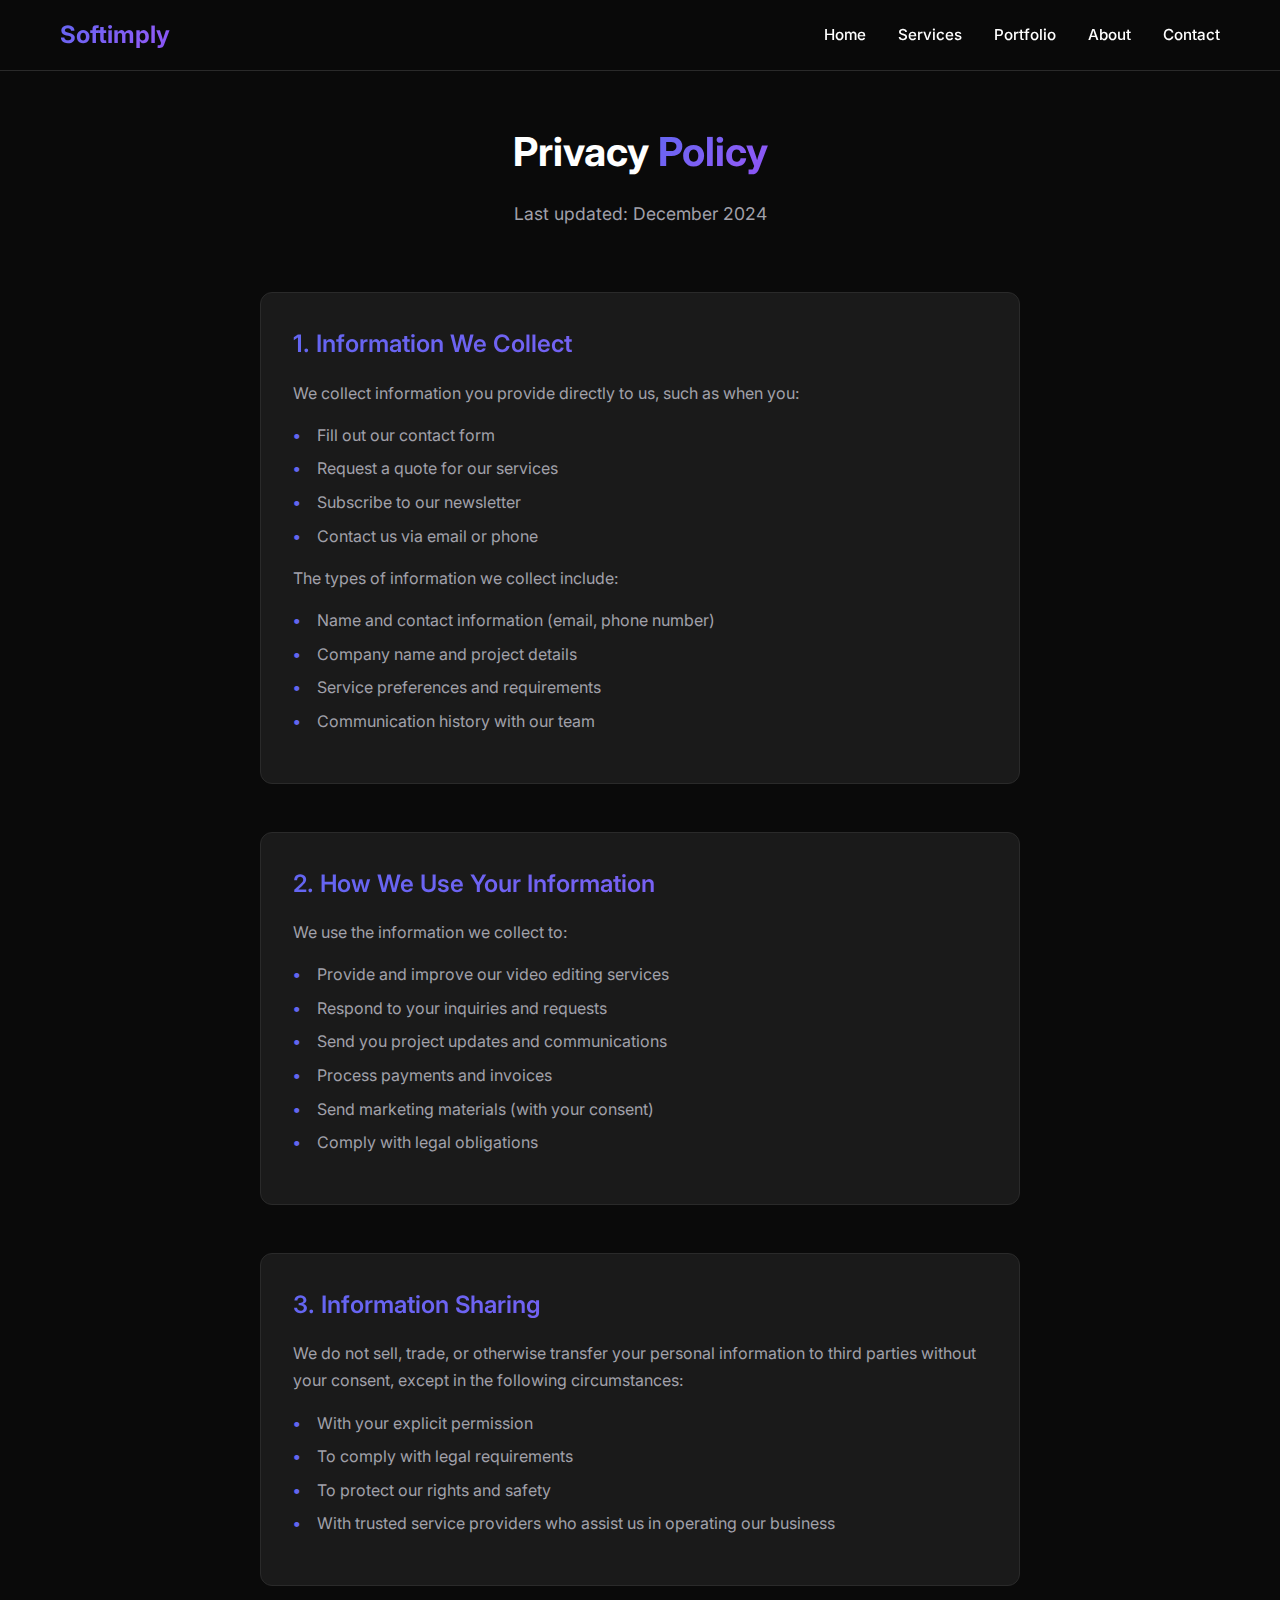
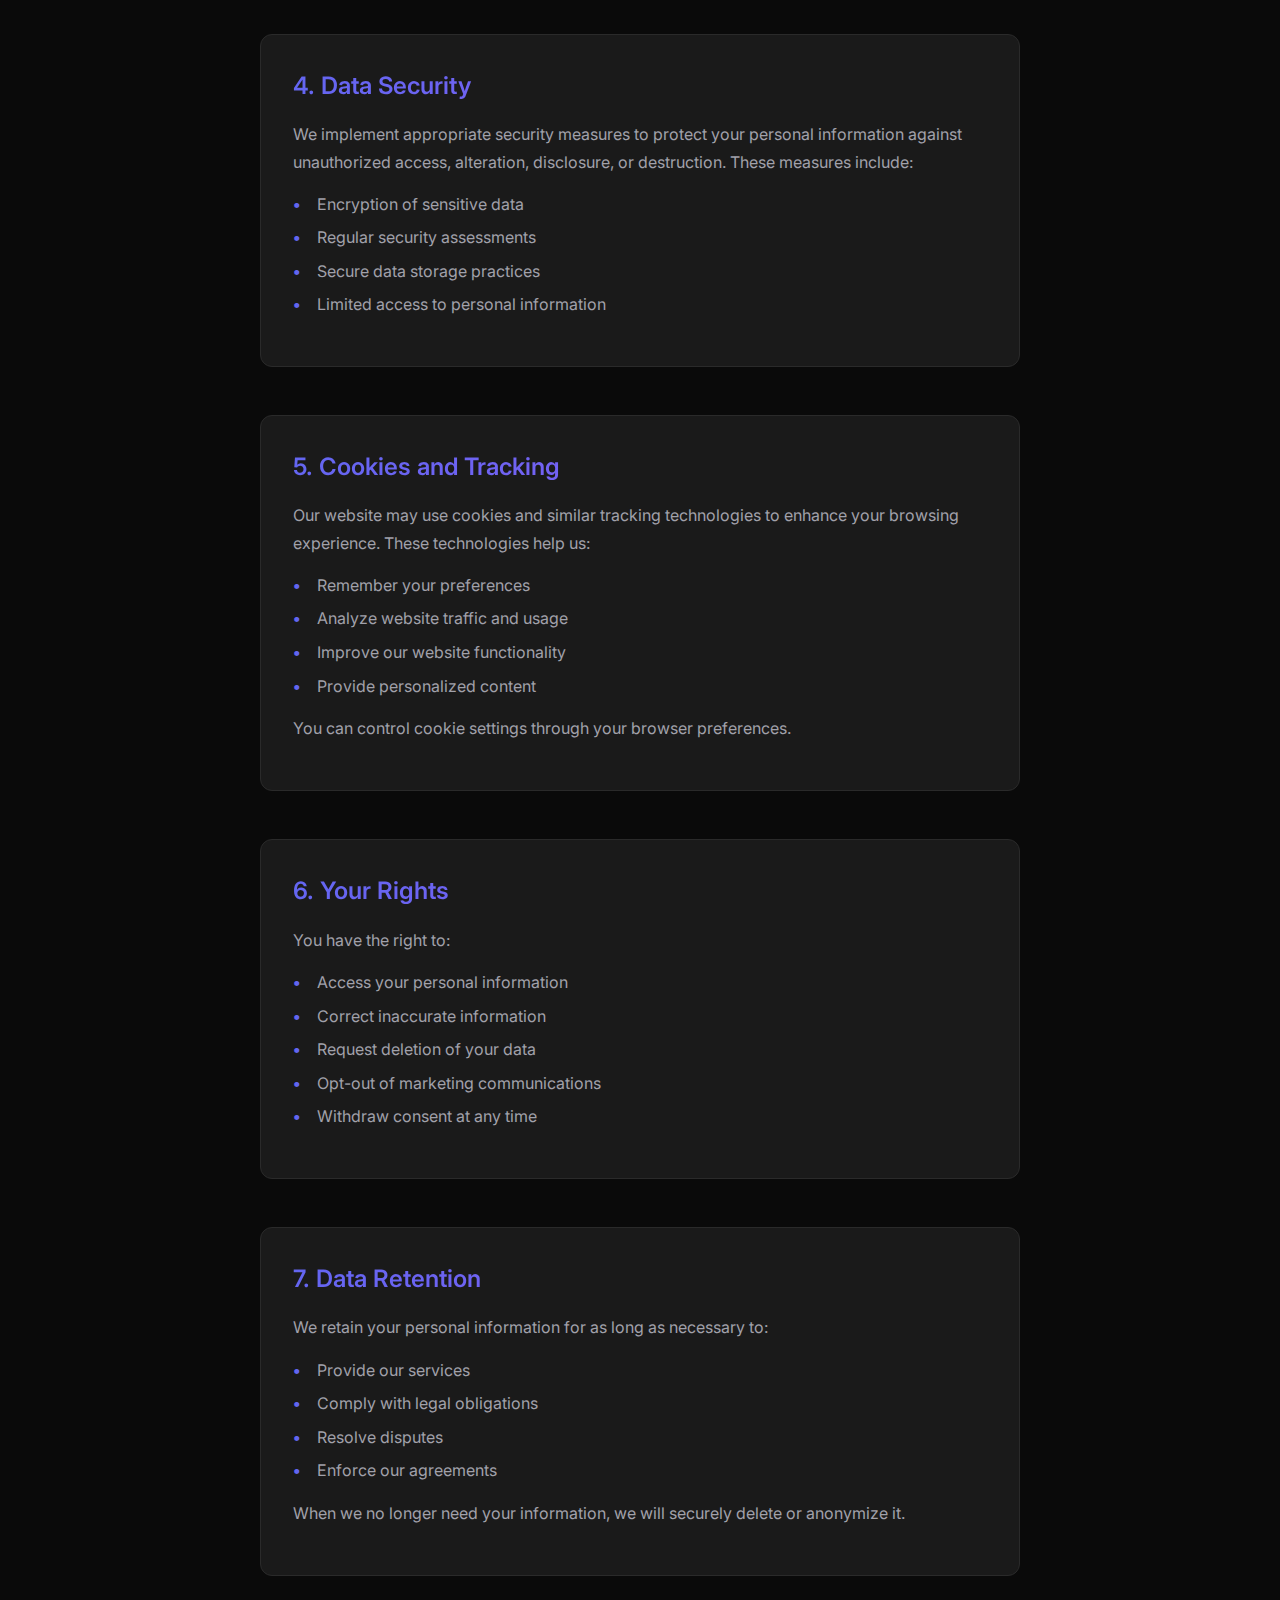
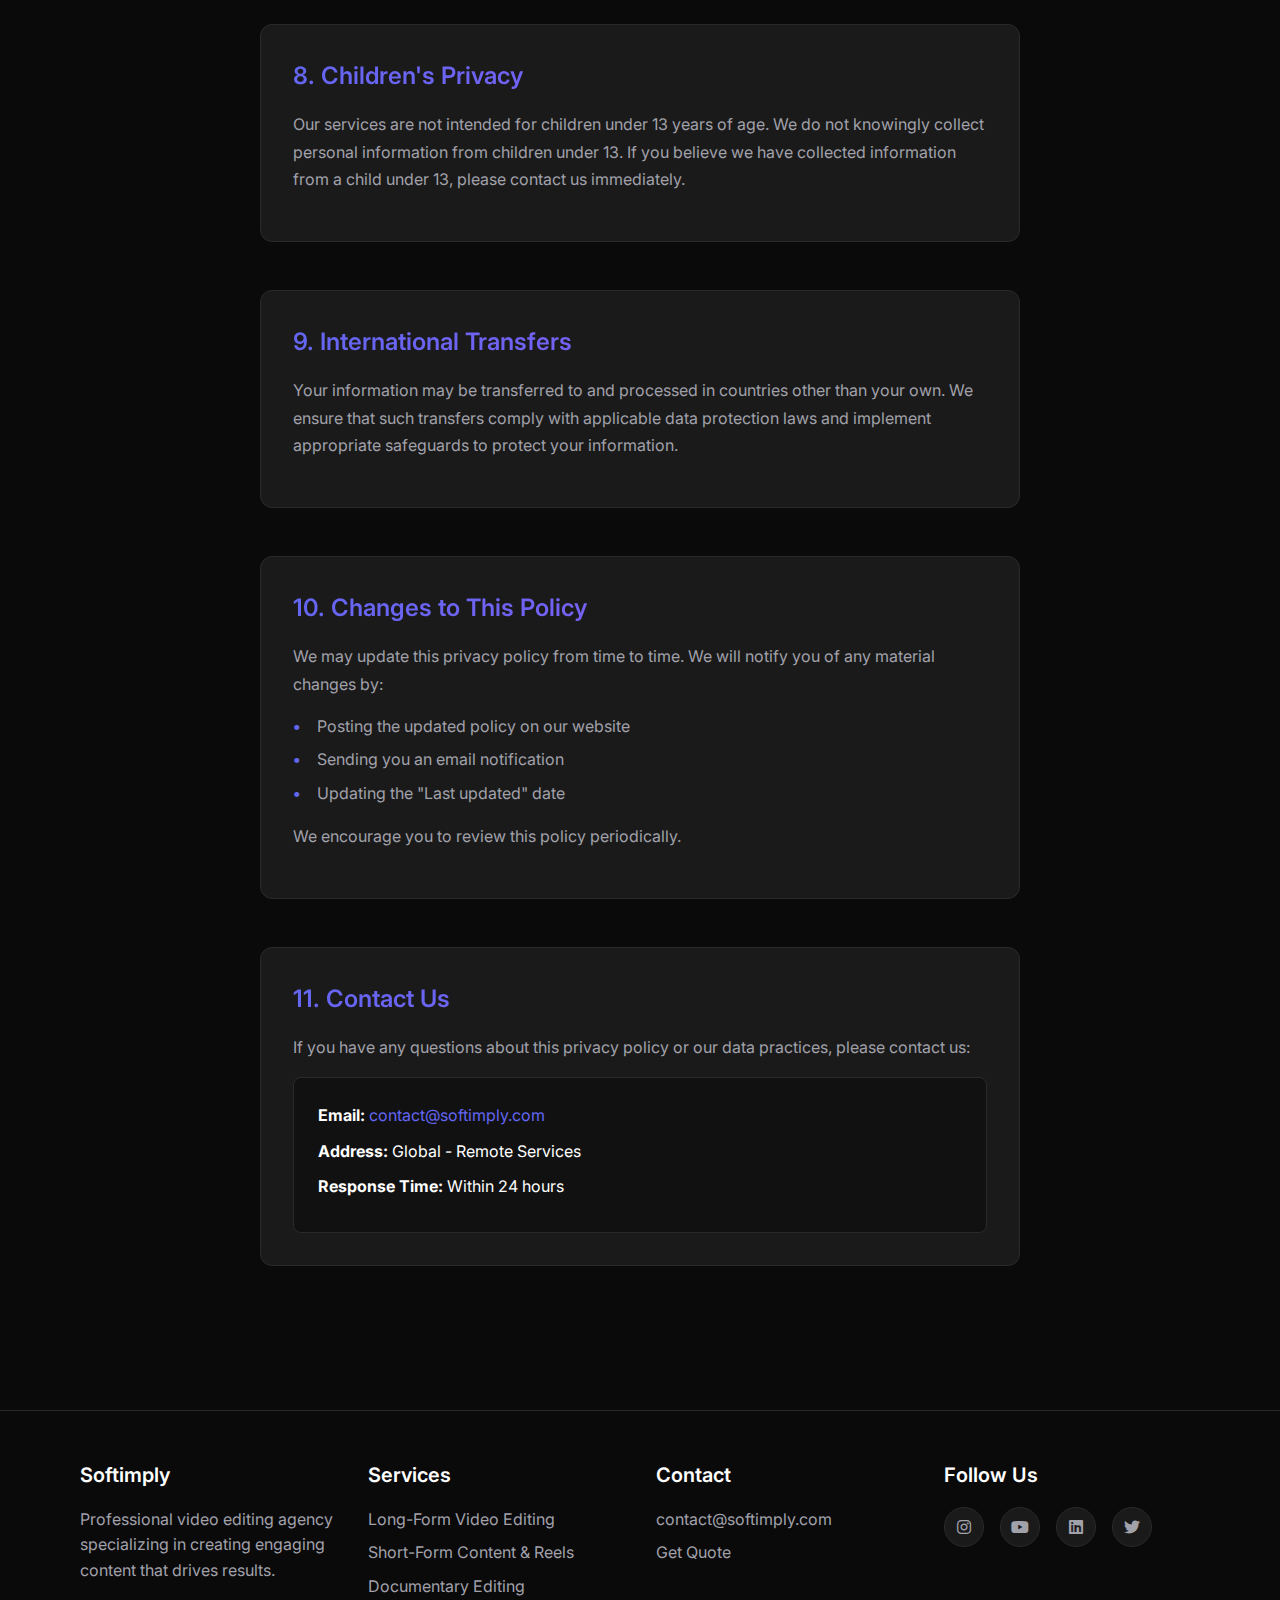
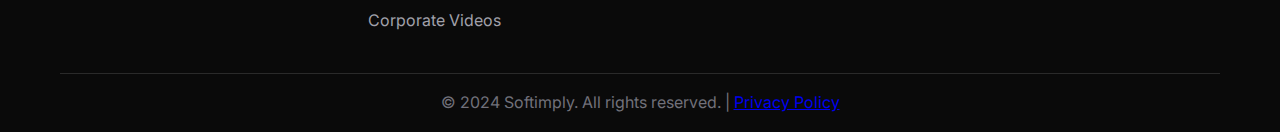
<file: privacy-policy.html>
<!DOCTYPE html>
<html lang="en">
<head>
    <meta charset="UTF-8">
    <meta name="viewport" content="width=device-width, initial-scale=1.0">
    <title>Privacy Policy - Softimply Video Editing Agency</title>
    <link rel="icon" type="image/png" href="site-icon.png">
    <link rel="stylesheet" href="styles.css">
    <link href="https://cdnjs.cloudflare.com/ajax/libs/font-awesome/6.0.0/css/all.min.css" rel="stylesheet">
    <link href="https://fonts.googleapis.com/css2?family=Inter:wght@300;400;500;600;700&display=swap" rel="stylesheet">
</head>
<body>
    <!-- Navigation -->
    <nav class="navbar">
        <div class="nav-container">
            <div class="nav-logo">
                <h2>Softimply</h2>
            </div>
            <ul class="nav-menu">
                <li><a href="index.html" class="nav-link">Home</a></li>
                <li><a href="index.html#services" class="nav-link">Services</a></li>
                <li><a href="portfolio.html" class="nav-link">Portfolio</a></li>
                <li><a href="index.html#about" class="nav-link">About</a></li>
                <li><a href="index.html#contact" class="nav-link">Contact</a></li>
            </ul>
            <div class="hamburger">
                <span class="bar"></span>
                <span class="bar"></span>
                <span class="bar"></span>
            </div>
        </div>
    </nav>

    <!-- Privacy Policy Section -->
    <section class="privacy-policy" style="padding-top: 120px;">
        <div class="container">
            <div class="section-header">
                <h1 class="section-title">Privacy <span class="gradient-text">Policy</span></h1>
                <p class="section-subtitle">Last updated: December 2024</p>
            </div>
            
            <div class="privacy-content">
                <div class="policy-section">
                    <h2>1. Information We Collect</h2>
                    <p>We collect information you provide directly to us, such as when you:</p>
                    <ul>
                        <li>Fill out our contact form</li>
                        <li>Request a quote for our services</li>
                        <li>Subscribe to our newsletter</li>
                        <li>Contact us via email or phone</li>
                    </ul>
                    <p>The types of information we collect include:</p>
                    <ul>
                        <li>Name and contact information (email, phone number)</li>
                        <li>Company name and project details</li>
                        <li>Service preferences and requirements</li>
                        <li>Communication history with our team</li>
                    </ul>
                </div>

                <div class="policy-section">
                    <h2>2. How We Use Your Information</h2>
                    <p>We use the information we collect to:</p>
                    <ul>
                        <li>Provide and improve our video editing services</li>
                        <li>Respond to your inquiries and requests</li>
                        <li>Send you project updates and communications</li>
                        <li>Process payments and invoices</li>
                        <li>Send marketing materials (with your consent)</li>
                        <li>Comply with legal obligations</li>
                    </ul>
                </div>

                <div class="policy-section">
                    <h2>3. Information Sharing</h2>
                    <p>We do not sell, trade, or otherwise transfer your personal information to third parties without your consent, except in the following circumstances:</p>
                    <ul>
                        <li>With your explicit permission</li>
                        <li>To comply with legal requirements</li>
                        <li>To protect our rights and safety</li>
                        <li>With trusted service providers who assist us in operating our business</li>
                    </ul>
                </div>

                <div class="policy-section">
                    <h2>4. Data Security</h2>
                    <p>We implement appropriate security measures to protect your personal information against unauthorized access, alteration, disclosure, or destruction. These measures include:</p>
                    <ul>
                        <li>Encryption of sensitive data</li>
                        <li>Regular security assessments</li>
                        <li>Secure data storage practices</li>
                        <li>Limited access to personal information</li>
                    </ul>
                </div>

                <div class="policy-section">
                    <h2>5. Cookies and Tracking</h2>
                    <p>Our website may use cookies and similar tracking technologies to enhance your browsing experience. These technologies help us:</p>
                    <ul>
                        <li>Remember your preferences</li>
                        <li>Analyze website traffic and usage</li>
                        <li>Improve our website functionality</li>
                        <li>Provide personalized content</li>
                    </ul>
                    <p>You can control cookie settings through your browser preferences.</p>
                </div>

                <div class="policy-section">
                    <h2>6. Your Rights</h2>
                    <p>You have the right to:</p>
                    <ul>
                        <li>Access your personal information</li>
                        <li>Correct inaccurate information</li>
                        <li>Request deletion of your data</li>
                        <li>Opt-out of marketing communications</li>
                        <li>Withdraw consent at any time</li>
                    </ul>
                </div>

                <div class="policy-section">
                    <h2>7. Data Retention</h2>
                    <p>We retain your personal information for as long as necessary to:</p>
                    <ul>
                        <li>Provide our services</li>
                        <li>Comply with legal obligations</li>
                        <li>Resolve disputes</li>
                        <li>Enforce our agreements</li>
                    </ul>
                    <p>When we no longer need your information, we will securely delete or anonymize it.</p>
                </div>

                <div class="policy-section">
                    <h2>8. Children's Privacy</h2>
                    <p>Our services are not intended for children under 13 years of age. We do not knowingly collect personal information from children under 13. If you believe we have collected information from a child under 13, please contact us immediately.</p>
                </div>

                <div class="policy-section">
                    <h2>9. International Transfers</h2>
                    <p>Your information may be transferred to and processed in countries other than your own. We ensure that such transfers comply with applicable data protection laws and implement appropriate safeguards to protect your information.</p>
                </div>

                <div class="policy-section">
                    <h2>10. Changes to This Policy</h2>
                    <p>We may update this privacy policy from time to time. We will notify you of any material changes by:</p>
                    <ul>
                        <li>Posting the updated policy on our website</li>
                        <li>Sending you an email notification</li>
                        <li>Updating the "Last updated" date</li>
                    </ul>
                    <p>We encourage you to review this policy periodically.</p>
                </div>

                <div class="policy-section">
                    <h2>11. Contact Us</h2>
                    <p>If you have any questions about this privacy policy or our data practices, please contact us:</p>
                    <div class="contact-info-policy">
                        <p><strong>Email:</strong> <a href="mailto:contact@softimply.com">contact@softimply.com</a></p>
                        <p><strong>Address:</strong> Global - Remote Services</p>
                        <p><strong>Response Time:</strong> Within 24 hours</p>
                    </div>
                </div>
            </div>
        </div>
    </section>

    <!-- Footer -->
    <footer class="footer">
        <div class="container">
            <div class="footer-content">
                <div class="footer-section">
                    <h3>Softimply</h3>
                    <p>Professional video editing agency specializing in creating engaging content that drives results.</p>
                </div>
                <div class="footer-section">
                    <h3>Services</h3>
                    <ul>
                        <li><a href="index.html#services">Long-Form Video Editing</a></li>
                        <li><a href="index.html#services">Short-Form Content & Reels</a></li>
                        <li><a href="index.html#services">Documentary Editing</a></li>
                        <li><a href="index.html#services">Corporate Videos</a></li>
                    </ul>
                </div>
                <div class="footer-section">
                    <h3>Contact</h3>
                    <ul>
                        <li><a href="mailto:contact@softimply.com">contact@softimply.com</a></li>
                        <li><a href="index.html#contact">Get Quote</a></li>
                    </ul>
                </div>
                <div class="footer-section">
                    <h3>Follow Us</h3>
                    <div class="social-links">
                        <a href="#"><i class="fab fa-instagram"></i></a>
                        <a href="#"><i class="fab fa-youtube"></i></a>
                        <a href="#"><i class="fab fa-linkedin"></i></a>
                        <a href="#"><i class="fab fa-twitter"></i></a>
                    </div>
                </div>
            </div>
            <div class="footer-bottom">
                <p>&copy; 2024 Softimply. All rights reserved. | <a href="privacy-policy.html">Privacy Policy</a></p>
            </div>
        </div>
    </footer>

    <script src="script.js"></script>
</body>
</html>
</file>
<file: styles.css>
/* Reset and Base Styles */
* {
    margin: 0;
    padding: 0;
    box-sizing: border-box;
}

:root {
    --primary-color: #6366f1;
    --primary-dark: #4f46e5;
    --secondary-color: #8b5cf6;
    --accent-color: #06b6d4;
    --dark-bg: #0a0a0a;
    --dark-surface: #111111;
    --dark-card: #1a1a1a;
    --dark-border: #2a2a2a;
    --text-primary: #ffffff;
    --text-secondary: #a1a1aa;
    --text-muted: #71717a;
    --gradient-primary: linear-gradient(135deg, #6366f1 0%, #8b5cf6 100%);
    --gradient-secondary: linear-gradient(135deg, #06b6d4 0%, #3b82f6 100%);
    --shadow-sm: 0 1px 2px 0 rgba(0, 0, 0, 0.05);
    --shadow-md: 0 4px 6px -1px rgba(0, 0, 0, 0.1);
    --shadow-lg: 0 10px 15px -3px rgba(0, 0, 0, 0.1);
    --shadow-xl: 0 20px 25px -5px rgba(0, 0, 0, 0.1);
    --border-radius-sm: 8px;
    --border-radius-md: 12px;
    --border-radius-lg: 16px;
    --border-radius-xl: 20px;
}

body {
    font-family: 'Inter', sans-serif;
    background-color: var(--dark-bg);
    color: var(--text-primary);
    line-height: 1.6;
    overflow-x: hidden;
    font-size: 16px;
}

.container {
    max-width: 1200px;
    margin: 0 auto;
    padding: 0 20px;
}

/* Navigation */
.navbar {
    position: fixed;
    top: 0;
    width: 100%;
    background: rgba(10, 10, 10, 0.95);
    backdrop-filter: blur(10px);
    border-bottom: 1px solid var(--dark-border);
    z-index: 1000;
    transition: all 0.3s ease;
}

.nav-container {
    max-width: 1200px;
    margin: 0 auto;
    padding: 0 20px;
    display: flex;
    justify-content: space-between;
    align-items: center;
    height: 70px;
}

.nav-logo h2 {
    background: linear-gradient(135deg, #6366f1 0%, #8b5cf6 25%, #7c3aed 50%, #6366f1 75%, #8b5cf6 100%);
    background-size: 300% 300%;
    -webkit-background-clip: text;
    -webkit-text-fill-color: transparent;
    background-clip: text;
    font-weight: 700;
    font-size: 1.5rem;
    animation: gradientShift 4s ease-in-out infinite;
}

.nav-menu {
    display: flex;
    list-style: none;
    gap: 2rem;
}

.nav-link {
    color: var(--text-primary);
    text-decoration: none;
    font-weight: 500;
    transition: all 0.3s ease;
    position: relative;
    font-size: 0.95rem;
}

.nav-link:hover {
    color: var(--primary-color);
}

.nav-link::after {
    content: '';
    position: absolute;
    bottom: -5px;
    left: 0;
    width: 0;
    height: 2px;
    background: var(--gradient-primary);
    transition: width 0.3s ease;
}

.nav-link:hover::after {
    width: 100%;
}

.hamburger {
    display: none;
    flex-direction: column;
    cursor: pointer;
}

.bar {
    width: 25px;
    height: 3px;
    background: var(--text-primary);
    margin: 3px 0;
    transition: 0.3s;
}

/* Hero Section */
.hero {
    min-height: 100vh;
    display: flex;
    align-items: center;
    position: relative;
    overflow: hidden;
    padding: 120px 0 80px;
}

.hero::before {
    content: '';
    position: absolute;
    top: 0;
    left: 0;
    right: 0;
    bottom: 0;
    background: radial-gradient(circle at 30% 20%, rgba(99, 102, 241, 0.1) 0%, transparent 50%),
                radial-gradient(circle at 70% 80%, rgba(139, 92, 246, 0.1) 0%, transparent 50%);
    pointer-events: none;
}

.hero-container {
    display: grid;
    grid-template-columns: 1fr 1fr;
    gap: 4rem;
    align-items: center;
    max-width: 1200px;
    margin: 0 auto;
    padding: 0 20px;
}

.hero-content {
    z-index: 1;
}

.hero-title {
    font-size: 3.5rem;
    font-weight: 700;
    line-height: 1.1;
    margin-bottom: 1.5rem;
    color: var(--text-primary);
}

.gradient-text {
    background: linear-gradient(135deg, #6366f1 0%, #8b5cf6 25%, #7c3aed 50%, #6366f1 75%, #8b5cf6 100%);
    background-size: 300% 300%;
    -webkit-background-clip: text;
    -webkit-text-fill-color: transparent;
    background-clip: text;
    animation: gradientShift 4s ease-in-out infinite;
}

@keyframes gradientShift {
    0%, 100% { background-position: 0% 50%; }
    50% { background-position: 100% 50%; }
}

.hero-subtitle {
    font-size: 1.25rem;
    color: var(--text-secondary);
    margin-bottom: 2rem;
    line-height: 1.6;
}

.hero-buttons {
    display: flex;
    gap: 1rem;
    flex-wrap: wrap;
}

.btn {
    padding: 1rem 2rem;
    border-radius: var(--border-radius-md);
    font-weight: 600;
    text-decoration: none;
    display: inline-flex;
    align-items: center;
    justify-content: center;
    transition: all 0.3s ease;
    border: none;
    cursor: pointer;
    font-size: 1rem;
    min-height: 48px;
}

.btn-primary {
    background: var(--gradient-primary);
    color: var(--text-primary);
    box-shadow: var(--shadow-md);
}

.btn-primary:hover {
    transform: translateY(-2px);
    box-shadow: var(--shadow-lg);
}

.btn-secondary {
    background: transparent;
    color: var(--text-primary);
    border: 2px solid var(--dark-border);
}

.btn-secondary:hover {
    border-color: var(--primary-color);
    background: rgba(99, 102, 241, 0.1);
}

/* Floating Elements */
.floating-elements {
    position: relative;
    height: 400px;
    display: flex;
    align-items: center;
    justify-content: center;
}

.floating-card {
    position: absolute;
    background: var(--dark-card);
    border: 1px solid var(--dark-border);
    border-radius: var(--border-radius-lg);
    padding: 1.5rem;
    text-align: center;
    box-shadow: var(--shadow-lg);
    animation: float 6s ease-in-out infinite;
    backdrop-filter: blur(10px);
    min-width: 140px;
}

.floating-card:nth-child(1) {
    top: 15%;
    left: 5%;
    animation-delay: 0s;
}

.floating-card:nth-child(2) {
    top: 55%;
    right: 8%;
    animation-delay: 2s;
}

.floating-card:nth-child(3) {
    bottom: 15%;
    left: 15%;
    animation-delay: 4s;
}

.floating-card i {
    font-size: 2rem;
    color: var(--primary-color);
    margin-bottom: 0.5rem;
    display: block;
}

@keyframes float {
    0%, 100% { transform: translateY(0px); }
    50% { transform: translateY(-20px); }
}

/* Floating Slider */
.floating-slider {
    background: var(--dark-surface);
    padding: 3rem 0;
    overflow: hidden;
}

.slider-container {
    max-width: 1200px;
    margin: 0 auto;
    padding: 0 20px;
}

.slider-track {
    display: flex;
    animation: scrollSlider 30s linear infinite;
    gap: 2rem;
}

@keyframes scrollSlider {
    0% { transform: translateX(0); }
    100% { transform: translateX(-50%); }
}

.slide {
    background: var(--dark-card);
    border: 1px solid var(--dark-border);
    border-radius: var(--border-radius-lg);
    padding: 2rem;
    min-width: 300px;
    position: relative;
    overflow: hidden;
    transition: all 0.3s ease;
}

.slide::before {
    content: '';
    position: absolute;
    top: 0;
    left: 0;
    right: 0;
    height: 4px;
    background: var(--gradient-primary);
    }

.slide-content {
    text-align: center;
}

.slide-content h3,
.slide-content h3 {
    font-size: 1.25rem;
    font-weight: 600;
    margin-bottom: 0.5rem;
    color: var(--text-primary);
}

.slide-content h3 {
    background: var(--gradient-primary);
    -webkit-background-clip: text;
    -webkit-text-fill-color: transparent;
    background-clip: text;
}

.slide-content p {
    color: var(--text-secondary);
    margin-bottom: 1rem;
    font-size: 0.9rem;
}

.slide-stats span {
    background: rgba(99, 102, 241, 0.1);
    color: var(--primary-color);
    padding: 0.25rem 0.75rem;
    border-radius: var(--border-radius-sm);
    font-size: 0.8rem;
    font-weight: 500;
}

/* Services Section */
.services {
    padding: 6rem 0;
    background: var(--dark-bg);
}

.section-header {
    text-align: center;
    margin-bottom: 4rem;
}

.section-title {
    font-size: 2.5rem;
    font-weight: 700;
    margin-bottom: 1rem;
    color: var(--text-primary);
}

.section-subtitle {
    font-size: 1.1rem;
    color: var(--text-secondary);
    max-width: 600px;
    margin: 0 auto;
    line-height: 1.6;
}

.services-grid {
    display: grid;
    grid-template-columns: repeat(auto-fit, minmax(350px, 1fr));
    gap: 2rem;
    max-width: 1000px;
    margin: 0 auto;
    padding: 0 2rem;
}

.service-card {
    background: var(--dark-card);
    border: 2px solid var(--dark-border);
    border-radius: var(--border-radius-lg);
    padding: 2.5rem;
    position: relative;
    overflow: hidden;
    transition: border-color 0.3s ease;
}

.service-card:hover {
    border-color: var(--primary-color);
}

.service-icon {
    width: 80px;
    height: 80px;
    border-radius: var(--border-radius-xl);
    display: flex;
    align-items: center;
    justify-content: center;
    margin-bottom: 1.5rem;
    position: relative;
    z-index: 1;
}

.service-icon i {
    font-size: 2rem;
    color: var(--text-primary);
}

.service-card h3 {
    font-size: 1.5rem;
    font-weight: 600;
    margin-bottom: 1rem;
    color: var(--text-primary);
}

.service-card p {
    color: var(--text-secondary);
    margin-bottom: 1.5rem;
    line-height: 1.6;
}

.service-features {
    list-style: none;
    margin-bottom: 2rem;
}

.service-features li {
    display: flex;
    align-items: center;
    margin-bottom: 0.75rem;
    color: var(--text-secondary);
}

.service-features i {
    color: var(--primary-color);
    margin-right: 0.75rem;
    font-size: 0.875rem;
}

.service-stats {
    display: flex;
    gap: 2rem;
    margin-bottom: 2rem;
}

.stat {
    text-align: center;
}

.stat-number {
    display: block;
    font-size: 1.5rem;
    font-weight: 700;
    color: var(--primary-color);
    margin-bottom: 0.25rem;
}

.stat-label {
    font-size: 0.875rem;
    color: var(--text-muted);
}

.service-btn {
    background: var(--gradient-primary);
    color: var(--text-primary);
    border: none;
    padding: 0.75rem 1.5rem;
    border-radius: var(--border-radius-sm);
    font-weight: 500;
    cursor: pointer;
    transition: all 0.3s ease;
    width: 100%;
    font-size: 1rem;
}

.service-btn:hover {
    transform: translateY(-2px);
    box-shadow: var(--shadow-lg);
}

/* Portfolio Section */
.portfolio {
    padding: 6rem 0;
    background: var(--dark-surface);
}

.portfolio-categories {
    margin-bottom: 3rem;
}

.category-tabs {
    display: flex;
    justify-content: center;
    gap: 1rem;
    flex-wrap: wrap;
}

.category-tab {
    background: var(--dark-card);
    border: 1px solid var(--dark-border);
    color: var(--text-secondary);
    padding: 0.75rem 1.5rem;
    border-radius: var(--border-radius-sm);
    cursor: pointer;
    transition: all 0.3s ease;
    font-weight: 500;
    font-size: 0.9rem;
    min-height: 44px;
    display: flex;
    align-items: center;
    justify-content: center;
}

.category-tab:hover {
    border-color: var(--primary-color);
    color: var(--text-primary);
    transform: translateY(-2px);
}

.category-tab.active {
    background: var(--gradient-primary);
    border-color: var(--primary-color);
    color: var(--text-primary);
    box-shadow: var(--shadow-md);
}

/* Masonry Grid Layout */
.portfolio-grid {
    columns: 3;
    column-gap: 2rem;
    margin-top: 3rem;
}

.portfolio-item {
    display: block;
    break-inside: avoid;
    margin-bottom: 2rem;
    cursor: pointer;
    transition: transform 0.3s ease;
}

.portfolio-item:hover {
    transform: scale(1.02);
}

.portfolio-item.hidden {
    display: none !important;
}

/* Portfolio Video Cards */
.portfolio-video {
    position: relative;
    border-radius: var(--border-radius-md);
    overflow: hidden;
    background: var(--dark-card);
    box-shadow: var(--shadow-lg);
    width: 100%;
}

.portfolio-video.reels-video {
    aspect-ratio: 9/16;
}

.portfolio-video.reels-video video {
    width: 100%;
    height: 100%;
    object-fit: cover;
    display: block;
}

.portfolio-video.long-video {
    aspect-ratio: 16/9;
    width: 100% !important;
    margin: 0 auto !important;
    display: block !important;
}

.portfolio-video.long-video video {
    width: 100% !important;
    height: auto !important;
    aspect-ratio: 16/9 !important;
    object-fit: cover !important;
}

/* About Section */
.about {
    padding: 6rem 0;
    background: var(--dark-bg);
}

.about-content {
    display: grid;
    grid-template-columns: 1fr 1fr;
    gap: 4rem;
    align-items: center;
    max-width: 1200px;
    margin: 0 auto;
    padding: 0 20px;
}

.about-description {
    color: var(--text-secondary);
    margin-bottom: 2rem;
    line-height: 1.7;
    font-size: 1.1rem;
}

.about-stats {
    display: flex;
    gap: 2rem;
    margin-bottom: 3rem;
}

.about-stat {
    text-align: center;
}

.about-stat .stat-number {
    display: block;
    font-size: 2rem;
    font-weight: 700;
    color: var(--primary-color);
    margin-bottom: 0.5rem;
}

.about-stat .stat-label {
    font-size: 0.9rem;
    color: var(--text-muted);
}

.about-values {
    display: grid;
    gap: 1.5rem;
}

.value-item {
    display: flex;
    align-items: flex-start;
    gap: 1rem;
}

.value-icon {
    width: 50px;
    height: 50px;
    border-radius: var(--border-radius-md);
    background: var(--gradient-primary);
    display: flex;
    align-items: center;
    justify-content: center;
    flex-shrink: 0;
}

.value-icon i {
    font-size: 1.25rem;
    color: var(--text-primary);
}

.value-content {
    flex: 1;
}

.value-content h4 {
    font-size: 1.1rem;
    font-weight: 600;
    margin-bottom: 0.5rem;
    color: var(--text-primary);
}

.value-content p {
    color: var(--text-secondary);
    line-height: 1.6;
}

.about-visual {
    position: relative;
}

.about-image {
    border-radius: var(--border-radius-lg);
    overflow: hidden;
    box-shadow: var(--shadow-xl);
}

.about-image img {
    width: 100%;
    height: auto;
    display: block;
    transition: transform 0.3s ease;
}

.about-image:hover img {
    transform: scale(1.05);
}

/* Contact Section */
.contact {
    padding: 6rem 0;
    background: var(--dark-surface);
}

.contact-content {
    display: grid;
    grid-template-columns: 1fr 1fr;
    gap: 4rem;
    max-width: 1200px;
    margin: 0 auto;
    padding: 0 20px;
}

.contact-info {
    display: flex;
    flex-direction: column;
    gap: 2rem;
}

.contact-item {
    display: flex;
    align-items: center;
    gap: 1rem;
    padding: 1.5rem;
    background: var(--dark-card);
    border: 1px solid var(--dark-border);
    border-radius: var(--border-radius-md);
    transition: all 0.3s ease;
}

.contact-item:hover {
    border-color: var(--primary-color);
    transform: translateY(-2px);
}

.contact-icon {
    width: 60px;
    height: 60px;
    border-radius: var(--border-radius-md);
    background: var(--gradient-primary);
    display: flex;
    align-items: center;
    justify-content: center;
    flex-shrink: 0;
}

.contact-icon i {
    font-size: 1.5rem;
    color: var(--text-primary);
}

.contact-details h4 {
    font-size: 1.1rem;
    font-weight: 600;
    margin-bottom: 0.25rem;
    color: var(--text-primary);
}

.contact-details p {
    color: var(--text-secondary);
}

.contact-form {
    background: var(--dark-card);
    border: 1px solid var(--dark-border);
    border-radius: var(--border-radius-lg);
    padding: 2.5rem;
}

.form-header {
    text-align: center;
    margin-bottom: 2rem;
}

.form-header h3 {
    font-size: 1.5rem;
    font-weight: 600;
    margin-bottom: 0.5rem;
    color: var(--text-primary);
}

.form-header p {
    color: var(--text-secondary);
}

.form-group {
    margin-bottom: 1.5rem;
}

.form-group label {
    display: block;
    margin-bottom: 0.5rem;
    font-weight: 500;
    color: var(--text-primary);
}

.form-group input,
.form-group textarea,
.form-group select {
    width: 100%;
    padding: 1rem;
    background: var(--dark-surface);
    border: 1px solid var(--dark-border);
    border-radius: var(--border-radius-sm);
    color: var(--text-primary);
    font-size: 1rem;
    transition: all 0.3s ease;
}

.form-group input:focus,
.form-group textarea:focus,
.form-group select:focus {
    outline: none;
    border-color: var(--primary-color);
    box-shadow: 0 0 0 3px rgba(99, 102, 241, 0.1);
}

.form-group textarea {
    resize: vertical;
    min-height: 120px;
}

.form-group input::placeholder,
.form-group textarea::placeholder {
    color: var(--text-muted);
}

.contact-form .btn {
    width: 100%;
    padding: 1rem;
    font-size: 1rem;
    min-height: 48px;
}

.btn-loading {
    display: none;
    width: 20px;
    height: 20px;
    border: 2px solid transparent;
    border-top: 2px solid currentColor;
    border-radius: 50%;
    animation: spin 1s linear infinite;
}

.btn.loading .btn-text {
    display: none;
}

.btn.loading .btn-loading {
    display: inline-block;
}

@keyframes spin {
    0% { transform: rotate(0deg); }
    100% { transform: rotate(360deg); }
}

/* Footer */
.footer {
    background: var(--dark-bg);
    border-top: 1px solid var(--dark-border);
    padding: 3rem 0 1rem;
}

.footer-content {
    display: grid;
    grid-template-columns: repeat(auto-fit, minmax(250px, 1fr));
    gap: 2rem;
    max-width: 1200px;
    margin: 0 auto;
    padding: 0 20px;
}

.footer-section h3,
.footer-section h3 {
    font-size: 1.25rem;
    font-weight: 600;
    margin-bottom: 1rem;
    color: var(--text-primary);
}

.footer-section p {
    color: var(--text-secondary);
    line-height: 1.6;
}

.footer-section ul {
    list-style: none;
}

.footer-section ul li {
    margin-bottom: 0.5rem;
}

.footer-section ul li a {
    color: var(--text-secondary);
    text-decoration: none;
    transition: color 0.3s ease;
}

.footer-section ul li a:hover {
    color: var(--primary-color);
}

.social-links {
    display: flex;
    gap: 1rem;
}

.social-links a {
    width: 40px;
    height: 40px;
    border-radius: 50%;
    background: var(--dark-card);
    border: 1px solid var(--dark-border);
    display: flex;
    align-items: center;
    justify-content: center;
    color: var(--text-secondary);
    text-decoration: none;
    transition: all 0.3s ease;
}

.social-links a:hover {
    background: var(--gradient-primary);
    border-color: var(--primary-color);
    color: var(--text-primary);
    transform: translateY(-2px);
}

.footer-bottom {
    border-top: 1px solid var(--dark-border);
    margin-top: 2rem;
    padding-top: 1rem;
    text-align: center;
    color: var(--text-muted);
}

/* Video Modal */
.video-modal {
    position: fixed;
    top: 0;
    left: 0;
    width: 100%;
    height: 100%;
    background: rgba(0, 0, 0, 0.9);
    display: flex;
    align-items: center;
    justify-content: center;
    z-index: 10000;
    opacity: 0;
    visibility: hidden;
    transition: all 0.3s ease;
}

.video-modal.active {
    opacity: 1;
    visibility: visible;
}

.video-modal video {
    background: #000;
    border-radius: var(--border-radius-sm);
    object-fit: contain;
    max-height: 90vh;
    margin: 0 auto;
    display: block;
}

.video-modal-content {
    background: var(--dark-card);
    padding: 2rem;
    border-radius: var(--border-radius-md);
    position: relative;
    max-width: 90vw;
    max-height: 90vh;
    display: flex;
    align-items: center;
    justify-content: center;
}

.video-modal-close {
    position: absolute;
    top: -40px;
    right: 0;
    background: var(--dark-card);
    border: 1px solid var(--dark-border);
    color: var(--text-primary);
    width: 40px;
    height: 40px;
    border-radius: 50%;
    display: flex;
    align-items: center;
    justify-content: center;
    cursor: pointer;
    font-size: 1.2rem;
    transition: all 0.3s ease;
    z-index: 10001;
}

.video-modal-close:hover {
    background: var(--primary-color);
    border-color: var(--primary-color);
}

/* Responsive Design */
@media (max-width: 1024px) {
    .hero-title {
        font-size: 3rem;
    }
    
    .hero-container {
        grid-template-columns: 1fr;
        gap: 3rem;
        text-align: center;
    }
    
    /* Remove hero-visual for tablets */
    .hero-visual {
        display: none;
    }
    
    /* Add padding and center alignment for hero-content */
    .hero-content {
        padding: 2rem 0;
        text-align: center;
        max-width: 600px;
        margin: 0 auto;
    }
    
    /* Center align hero-buttons for tablets */
    .hero-buttons {
        justify-content: center;
        display: flex;
        gap: 1rem;
        flex-wrap: wrap;
    }
    
    .about-content {
        grid-template-columns: 1fr;
        gap: 3rem;
        text-align: center;
    }
    
    /* Center align about-stats */
    .about-stats {
        justify-content: center;
        flex-wrap: wrap;
    }
    
    .contact-content {
        grid-template-columns: 1fr;
        gap: 3rem;
    }
    
    .portfolio-grid {
        columns: 2;
        column-gap: 1.5rem;
    }
    
    .services-grid {
        grid-template-columns: repeat(auto-fit, minmax(300px, 1fr));
        gap: 1.5rem;
    }
}

@media (max-width: 768px) {
    .hamburger {
        display: flex;
    }

    .nav-menu {
        position: fixed;
        left: -100%;
        top: 70px;
        flex-direction: column;
        background-color: var(--dark-bg);
        width: 100%;
        text-align: center;
        transition: 0.3s;
        box-shadow: var(--shadow-lg);
        padding: 2rem 0;
        border-top: 1px solid var(--dark-border);
    }

    .nav-menu.active {
        left: 0;
    }

    /* Remove hero-visual on mobile */
    .hero-visual {
        display: none;
    }

    .hero-title {
        font-size: 2.5rem;
    }
    
    .hero-subtitle {
        font-size: 1.1rem;
    }

    .hero-buttons {
        justify-content: center;
    }

    .btn {
        padding: 0.875rem 1.75rem;
        font-size: 0.95rem;
    }
    
    .floating-elements {
        height: 300px;
    }
    
    .floating-card {
        padding: 1rem;
        min-width: 120px;
    }
    
    .floating-card i {
        font-size: 1.5rem;
    }
    
    .section-title {
        font-size: 2rem;
    }

    .services-grid {
        grid-template-columns: 1fr;
        gap: 1.5rem;
        padding: 0 1rem;
    }

    .service-card {
        padding: 2rem;
    }

    /* Optimize category tabs for mobile */
    .category-tabs {
        gap: 0.5rem;
        flex-wrap: wrap;
        justify-content: center;
        padding: 0 1rem;
    }

    .category-tab {
        padding: 0.875rem 1rem;
        font-size: 0.85rem;
        min-width: 100px;
        text-align: center;
        border-radius: 8px;
        font-weight: 600;
        letter-spacing: 0.3px;
        flex: 1;
        max-width: 150px;
    }
    
    .portfolio-grid {
        columns: 1;
        column-gap: 1rem;
    }
    
    .about-stats {
        flex-direction: column;
        gap: 1.5rem;
    }
    
    /* Fix about section value-icon alignment on mobile */
    .value-item {
        flex-direction: row;
        text-align: left;
        align-items: flex-start;
        gap: 1rem;
    }
    
    .value-icon {
        flex-shrink: 0;
        margin-top: 0.25rem;
    }

    .contact-item {
        flex-direction: column;
        text-align: center;
        padding: 1rem;
    }

    .contact-form {
        padding: 2rem;
    }

    .footer-content {
        grid-template-columns: 1fr;
        text-align: center;
    }

    /* Center footer social icons on mobile */
    .social-links {
        justify-content: center;
    }
    
    .video-modal-content {
        max-width: 95vw;
        max-height: 80vh;
    }
}

@media (max-width: 480px) {
    .container {
        padding: 0 15px;
    }
    
    .nav-container {
        padding: 0 15px;
    }
    
    .hero {
        padding: 100px 0 60px;
    }
    
    .hero-title {
        font-size: 2rem;
    }

    .hero-subtitle {
        font-size: 1rem;
    }

    .hero-buttons {
        flex-direction: column;
        width: 100%;
    }
    
    .btn {
        width: 100%;
        justify-content: center;
    }
    
    .floating-card {
        padding: 0.75rem;
        min-width: 100px;
    }

    .floating-card i {
        font-size: 1.25rem;
    }
    
    .section-title {
        font-size: 1.75rem;
    }

    .services {
        padding: 4rem 0;
    }
    
    .portfolio {
        padding: 4rem 0;
    }
    
    .about {
        padding: 4rem 0;
    }
    
    .contact {
        padding: 4rem 0;
}

    /* Optimize category tabs for small mobile */
    .category-tabs {
        flex-direction: row;
        flex-wrap: wrap;
        gap: 0.5rem;
        padding: 0 0.5rem;
        justify-content: center;
    }
    
    .category-tab {
        width: calc(50% - 0.25rem);
        max-width: none;
        padding: 0.75rem 0.5rem;
        font-size: 0.8rem;
        min-width: auto;
        border-radius: 8px;
        font-weight: 600;
        letter-spacing: 0.3px;
        text-align: center;
        white-space: nowrap;
        overflow: hidden;
        text-overflow: ellipsis;
        flex: none;
    }
    
    .service-card {
        padding: 1.5rem;
    }
    
    .contact-form {
        padding: 1.5rem;
    }
    
    .form-group input,
    .form-group textarea,
    .form-group select {
        padding: 0.875rem;
        font-size: 0.95rem;
    }
    
    .video-modal-content {
        max-width: 98vw;
        max-height: 70vh;
        padding: 1rem;
    }
}

@media (max-width: 360px) {
    .category-tabs {
        flex-direction: column;
        align-items: center;
        gap: 0.5rem;
    }
    
    .category-tab {
        width: 100%;
        max-width: 200px;
        padding: 0.75rem 1rem;
        font-size: 0.85rem;
    }
    
    .hero-title {
        font-size: 1.75rem;
    }
    
    .section-title {
        font-size: 1.5rem;
    }
}

/* Smooth Scrolling */
html {
    scroll-behavior: smooth;
}

/* Animations */
@keyframes fadeInUp {
    from {
        opacity: 0;
        transform: translateY(30px);
    }
    to {
        opacity: 1;
        transform: translateY(0);
    }
}

.hero-content,
.section-header,
.service-card,
.portfolio-item,
.about-content,
.contact-content {
    animation: fadeInUp 0.8s ease-out;
}

/* Custom Scrollbar */
::-webkit-scrollbar {
    width: 8px;
}

::-webkit-scrollbar-track {
    background: var(--dark-surface);
}

::-webkit-scrollbar-thumb {
    background: var(--dark-border);
    border-radius: 4px;
}

::-webkit-scrollbar-thumb:hover {
    background: var(--primary-color);
}

/* Service Card Icons */
.service-card.long-video .service-icon {
    background: var(--gradient-primary);
}

.service-card.short-video .service-icon {
    background: var(--gradient-primary);
} 

/* Additional Mobile Optimizations */
@media (max-width: 768px) {
    /* Improve touch targets */
    .nav-link {
        padding: 0.75rem 0;
        min-height: 44px;
        display: flex;
        align-items: center;
        justify-content: center;
    }
    
    /* Better mobile navigation */
    .nav-menu {
        gap: 0;
    }
    
    .nav-menu li {
        width: 100%;
        border-bottom: 1px solid var(--dark-border);
    }
    
    .nav-menu li:last-child {
        border-bottom: none;
    }
    
    /* Optimize floating cards for mobile */
    .floating-card {
        font-size: 0.9rem;
    }
    
    .floating-card span {
        font-size: 0.8rem;
    }
    
    /* Better form inputs on mobile */
    .form-group input,
    .form-group textarea,
    .form-group select {
        font-size: 16px; /* Prevents zoom on iOS */
        min-height: 44px;
    }
    
    /* Improve button touch targets */
    .service-btn,
    .btn {
        min-height: 48px;
        font-size: 1rem;
    }
    
    /* Better spacing for mobile */
    .section-header {
        margin-bottom: 3rem;
    }
    
    .services-grid,
    .portfolio-grid {
        margin-top: 2rem;
    }
}

@media (max-width: 480px) {
    /* Optimize for very small screens */
    .hero-title {
        line-height: 1.2;
    }
    
    .hero-subtitle {
        line-height: 1.5;
    }
    
    /* Better button layout */
    .hero-buttons {
        gap: 1rem;
    }
    
    /* Optimize floating elements */
    .floating-elements {
        height: 250px;
    }
    
    .floating-card {
        padding: 0.5rem;
        min-width: 80px;
    }
    
    .floating-card i {
        font-size: 1rem;
        margin-bottom: 0.25rem;
    }
    
    .floating-card span {
        font-size: 0.7rem;
    }
    
    /* Better category tabs */
    .category-tabs {
        margin-bottom: 2rem;
    }
    
    /* Optimize service cards */
    .service-stats {
        flex-direction: column;
        gap: 1rem;
    }
    
    .stat {
        padding: 0.5rem;
        background: var(--dark-surface);
        border-radius: var(--border-radius-sm);
    }
    
    /* Better contact form */
    .contact-item {
        padding: 1rem;
    }
    
    .contact-icon {
        width: 50px;
        height: 50px;
    }
    
    .contact-icon i {
        font-size: 1.25rem;
    }
    
    /* Optimize modal for mobile */
    .video-modal-content {
        margin: 1rem;
    }
    
    .video-modal-close {
        top: -35px;
        width: 35px;
        height: 35px;
        font-size: 1rem;
    }
}

/* Performance optimizations */
@media (prefers-reduced-motion: reduce) {
    * {
        animation-duration: 0.01ms !important;
        animation-iteration-count: 1 !important;
        transition-duration: 0.01ms !important;
    }
}

/* High contrast mode support */
@media (prefers-contrast: high) {
    :root {
        --dark-border: #444444;
        --text-secondary: #cccccc;
        --text-muted: #aaaaaa;
    }
}

/* Dark mode support for systems that prefer it */
@media (prefers-color-scheme: dark) {
    :root {
        --dark-bg: #000000;
        --dark-surface: #0a0a0a;
        --dark-card: #111111;
    }
} 

/* Privacy Policy Page Styles */
.privacy-policy {
    padding: 6rem 0;
    background: var(--dark-bg);
    min-height: 100vh;
}

.privacy-content {
    max-width: 800px;
    margin: 0 auto;
    padding: 0 20px;
}

.policy-section {
    margin-bottom: 3rem;
    background: var(--dark-card);
    border: 1px solid var(--dark-border);
    border-radius: var(--border-radius-md);
    padding: 2rem;
    transition: all 0.3s ease;
}

.policy-section:hover {
    border-color: var(--primary-color);
    transform: translateY(-2px);
    box-shadow: var(--shadow-lg);
}

.policy-section h2 {
    font-size: 1.5rem;
    font-weight: 600;
    margin-bottom: 1rem;
    color: var(--text-primary);
    background: var(--gradient-primary);
    -webkit-background-clip: text;
    -webkit-text-fill-color: transparent;
    background-clip: text;
}

.policy-section p {
    color: var(--text-secondary);
    line-height: 1.7;
    margin-bottom: 1rem;
    font-size: 1rem;
}

.policy-section ul {
    list-style: none;
    margin: 1rem 0;
    padding-left: 0;
}

.policy-section ul li {
    color: var(--text-secondary);
    margin-bottom: 0.5rem;
    padding-left: 1.5rem;
    position: relative;
    line-height: 1.6;
}

.policy-section ul li::before {
    content: '•';
    color: var(--primary-color);
    font-weight: bold;
    position: absolute;
    left: 0;
    top: 0;
}

.contact-info-policy {
    background: var(--dark-surface);
    border: 1px solid var(--dark-border);
    border-radius: var(--border-radius-sm);
    padding: 1.5rem;
    margin-top: 1rem;
}

.contact-info-policy p {
    margin-bottom: 0.5rem;
    color: var(--text-primary);
}

.contact-info-policy a {
    color: var(--primary-color);
    text-decoration: none;
    transition: color 0.3s ease;
}

.contact-info-policy a:hover {
    color: var(--secondary-color);
}

/* Responsive Design for Privacy Policy */
@media (max-width: 768px) {
    .privacy-policy {
        padding: 4rem 0;
    }
    
    .privacy-content {
        padding: 0 15px;
    }
    
    .policy-section {
        padding: 1.5rem;
        margin-bottom: 2rem;
    }
    
    .policy-section h2 {
        font-size: 1.25rem;
    }
    
    .policy-section p {
        font-size: 0.95rem;
    }
    
    .contact-info-policy {
        padding: 1rem;
    }
}

@media (max-width: 480px) {
    .privacy-policy {
        padding: 3rem 0;
    }
    
    .policy-section {
        padding: 1rem;
        margin-bottom: 1.5rem;
    }
    
    .policy-section h2 {
        font-size: 1.1rem;
    }
    
    .policy-section p {
        font-size: 0.9rem;
    }
    
    .policy-section ul li {
        padding-left: 1.25rem;
        font-size: 0.9rem;
    }
}
</file>
